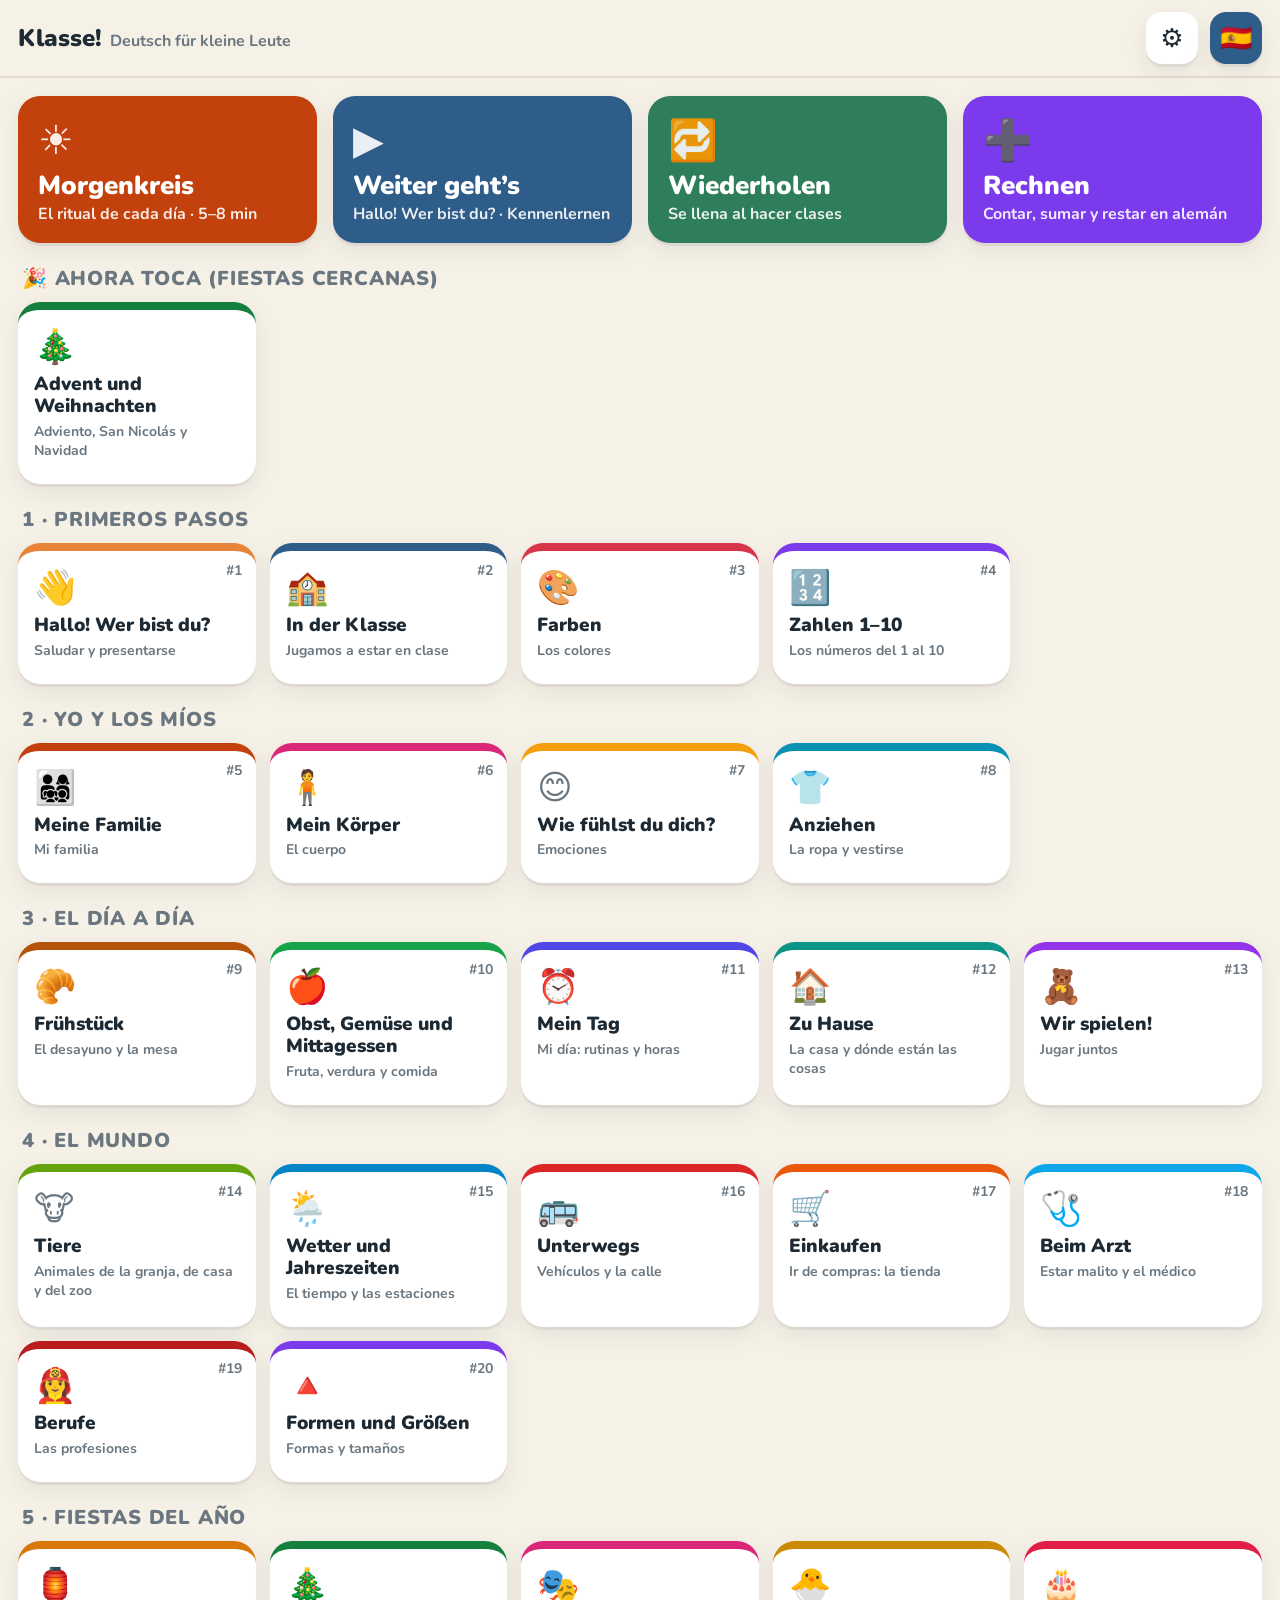
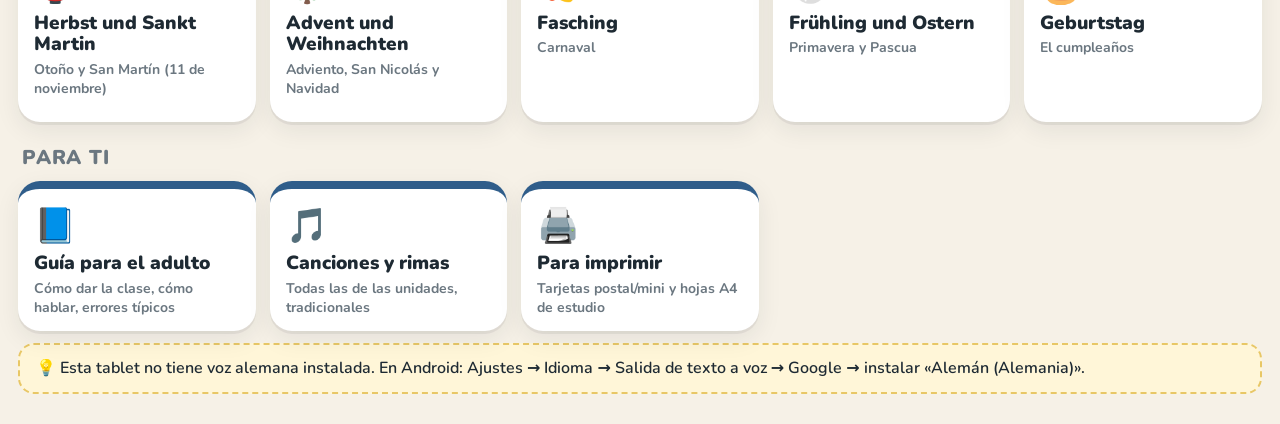
<file: index.html>
<!doctype html>
<html lang="de">
<head>
  <meta charset="utf-8">
  <meta name="viewport" content="width=device-width, initial-scale=1, viewport-fit=cover">
  <meta name="theme-color" content="#2F5D8A">
  <meta name="mobile-web-app-capable" content="yes">
  <title>Klasse!</title>
  <link rel="manifest" href="manifest.webmanifest">
  <link rel="icon" href="icons/icon.svg" type="image/svg+xml">
  <link rel="preconnect" href="https://fonts.googleapis.com">
  <link rel="stylesheet" href="https://fonts.googleapis.com/css2?family=Nunito:wght@500;700;800;900&display=swap">
  <link rel="stylesheet" href="css/style.css">
</head>
<body>
  <div id="app"></div>
  <script type="module" src="js/app.js"></script>
</body>
</html>
</file>
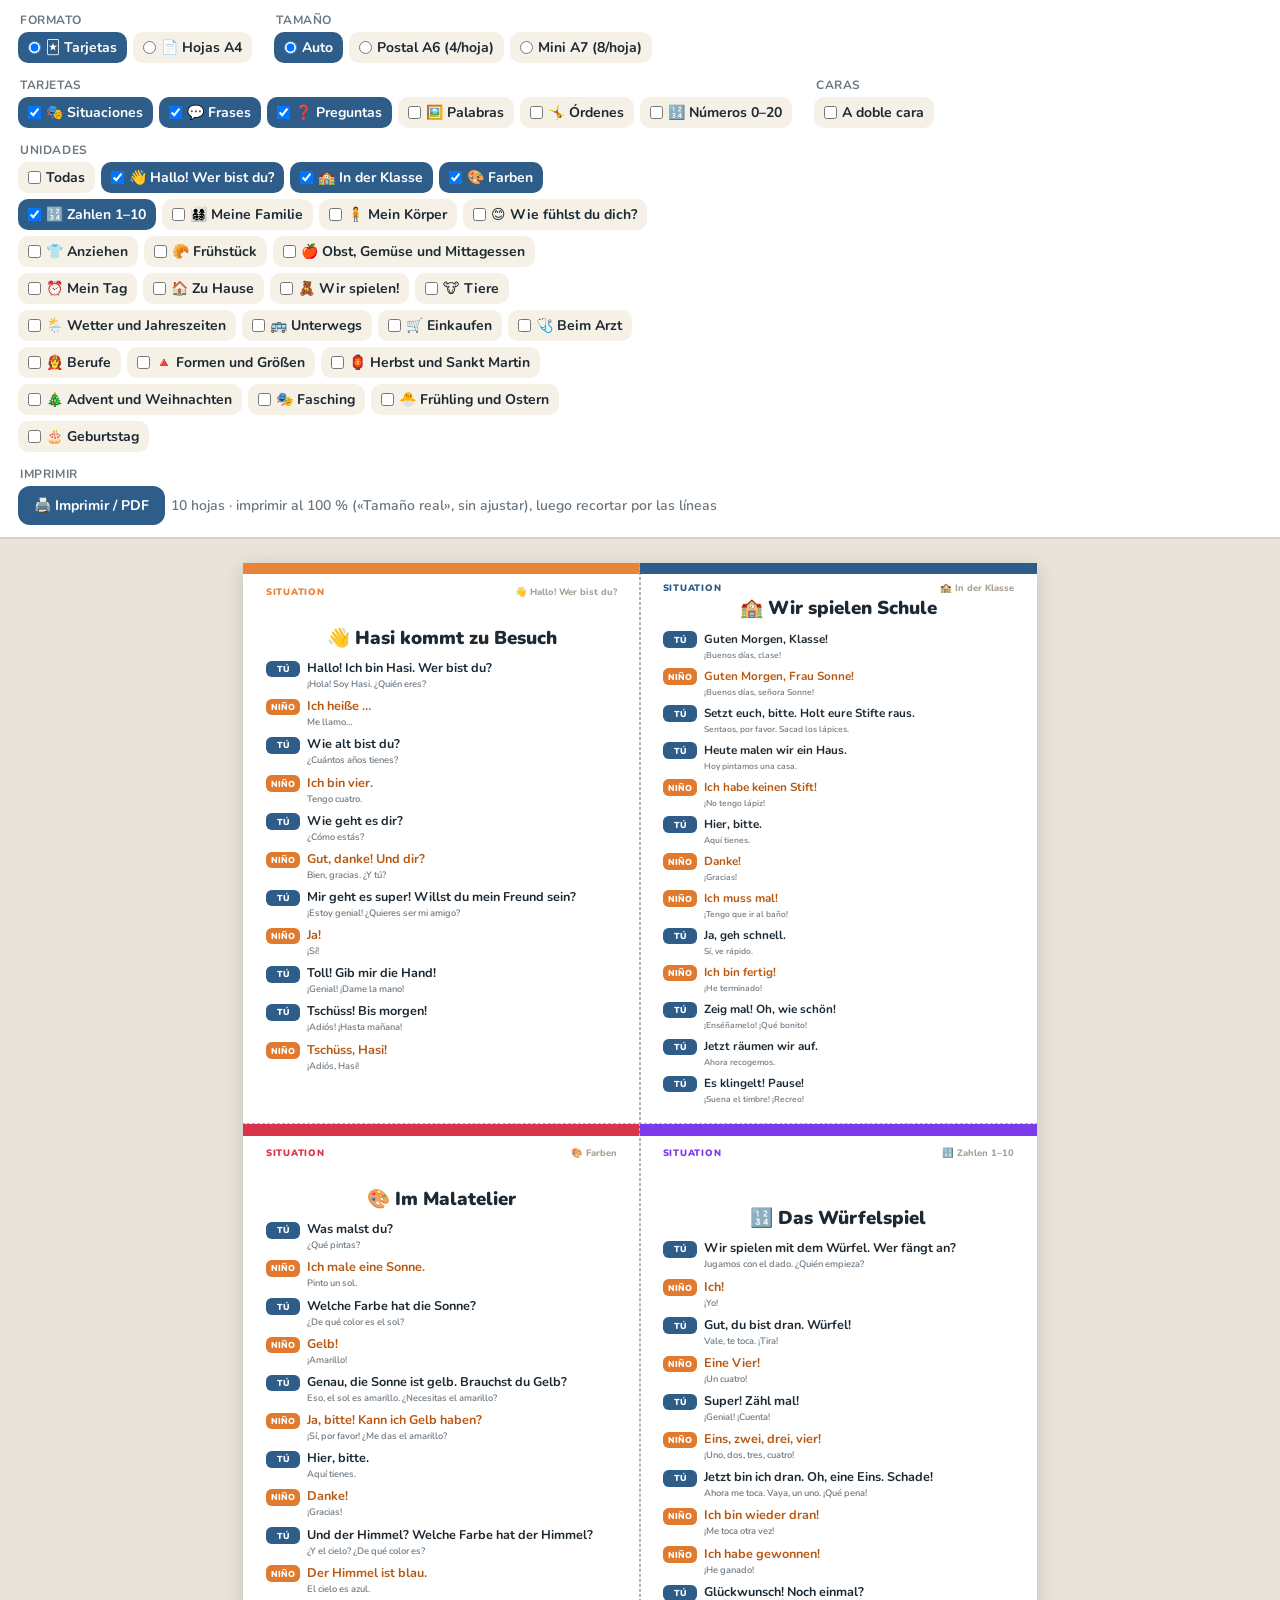
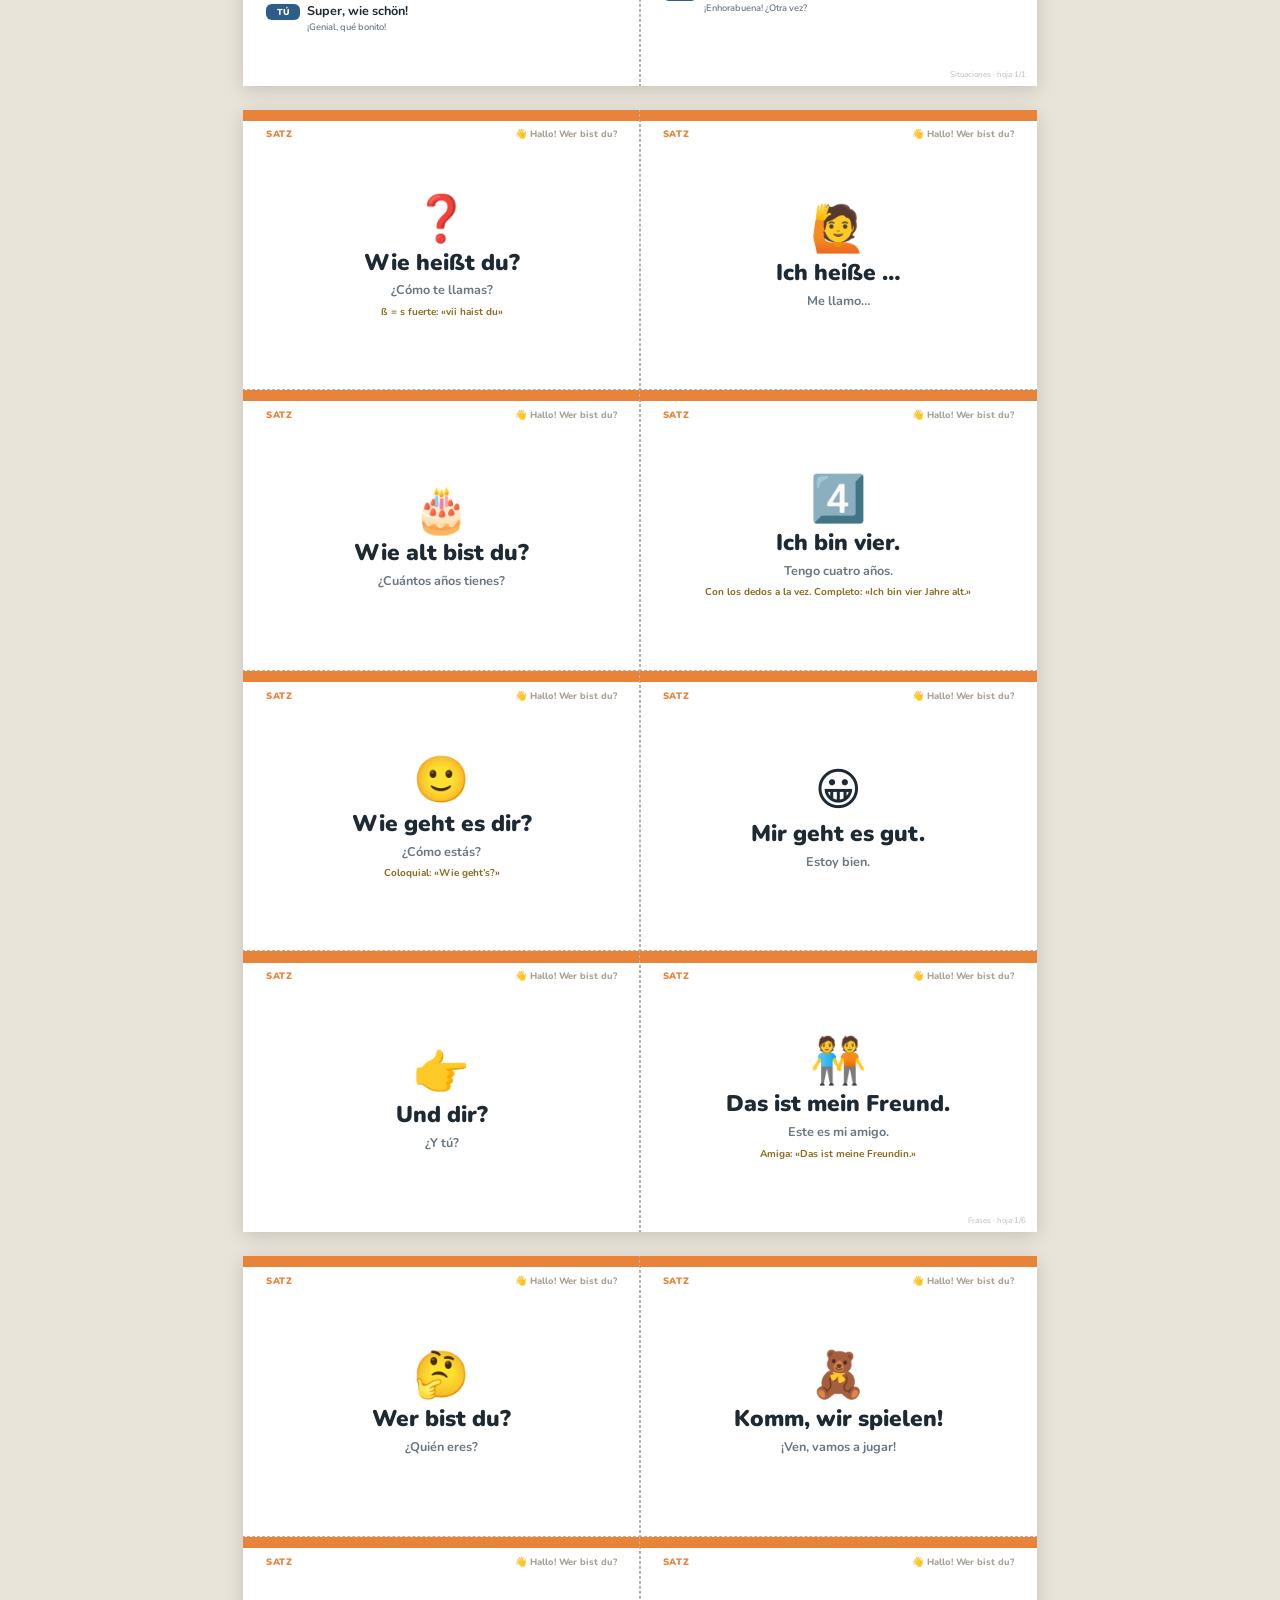
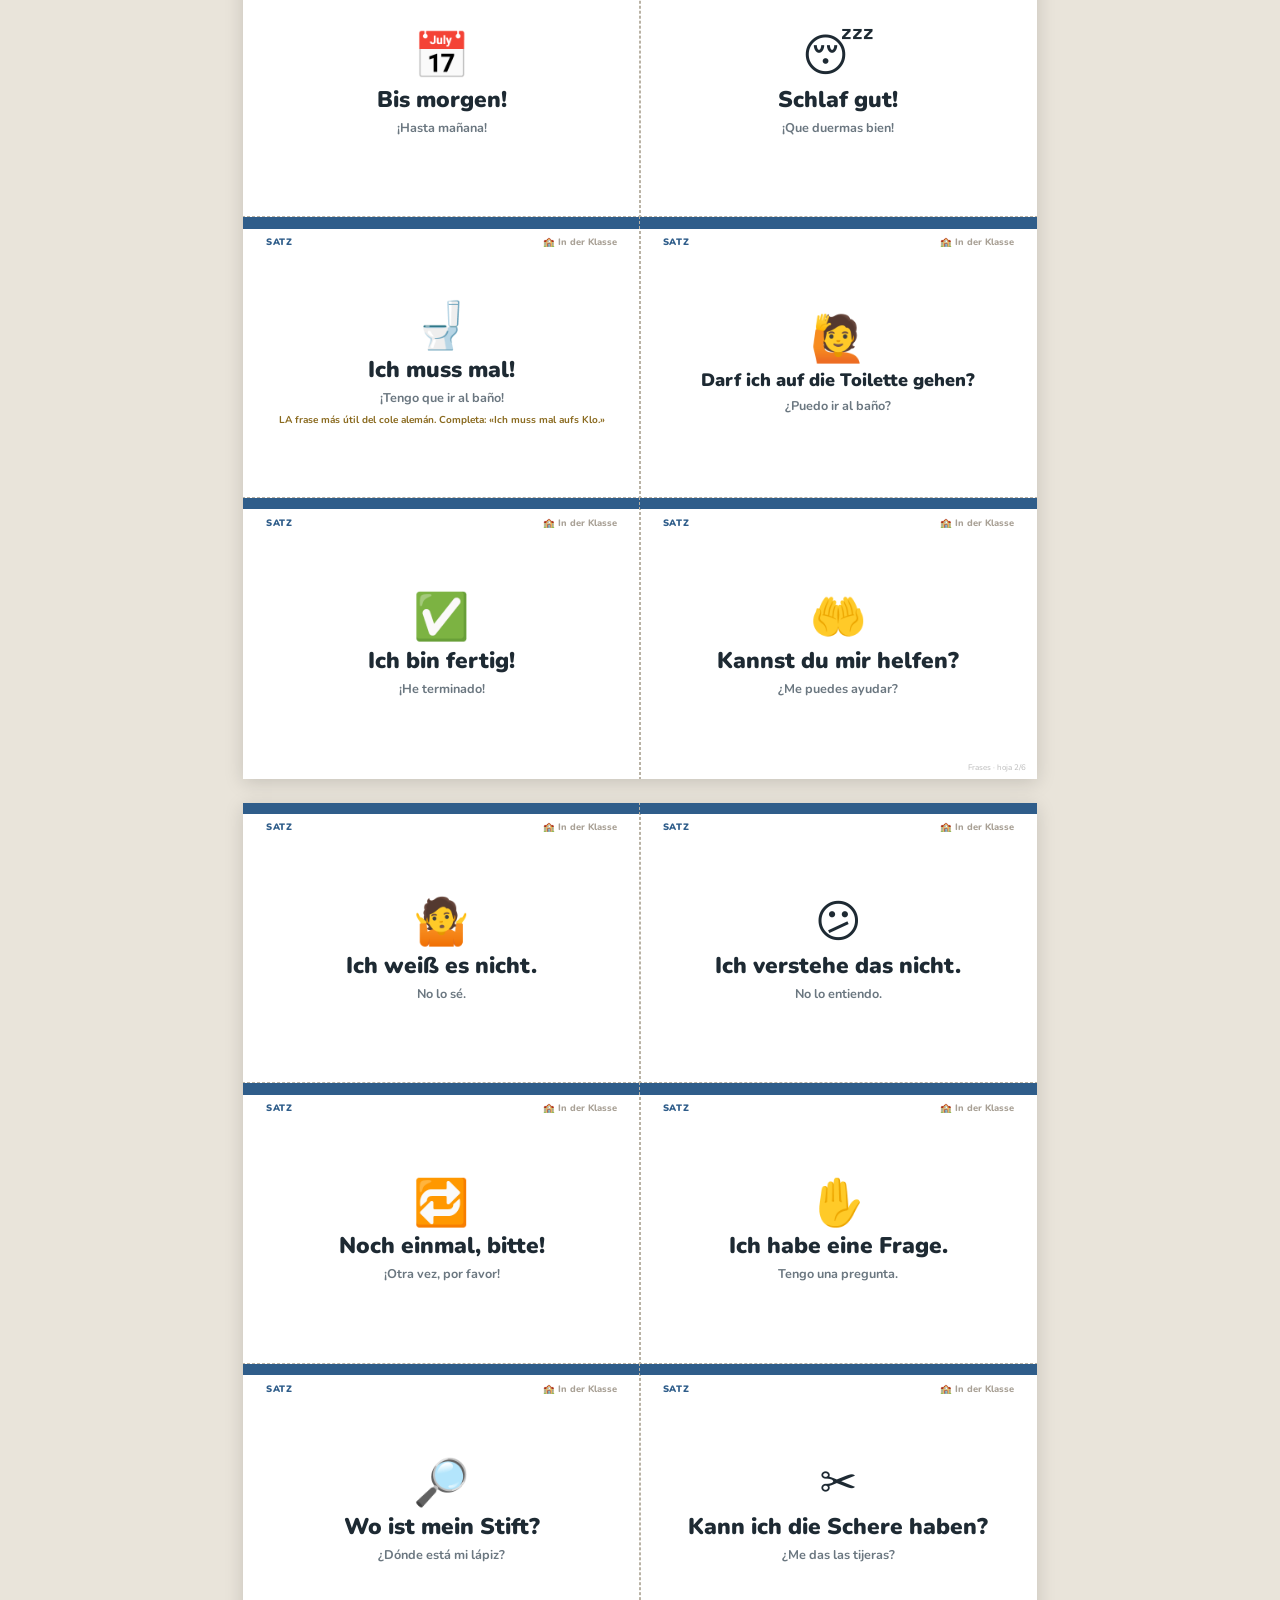
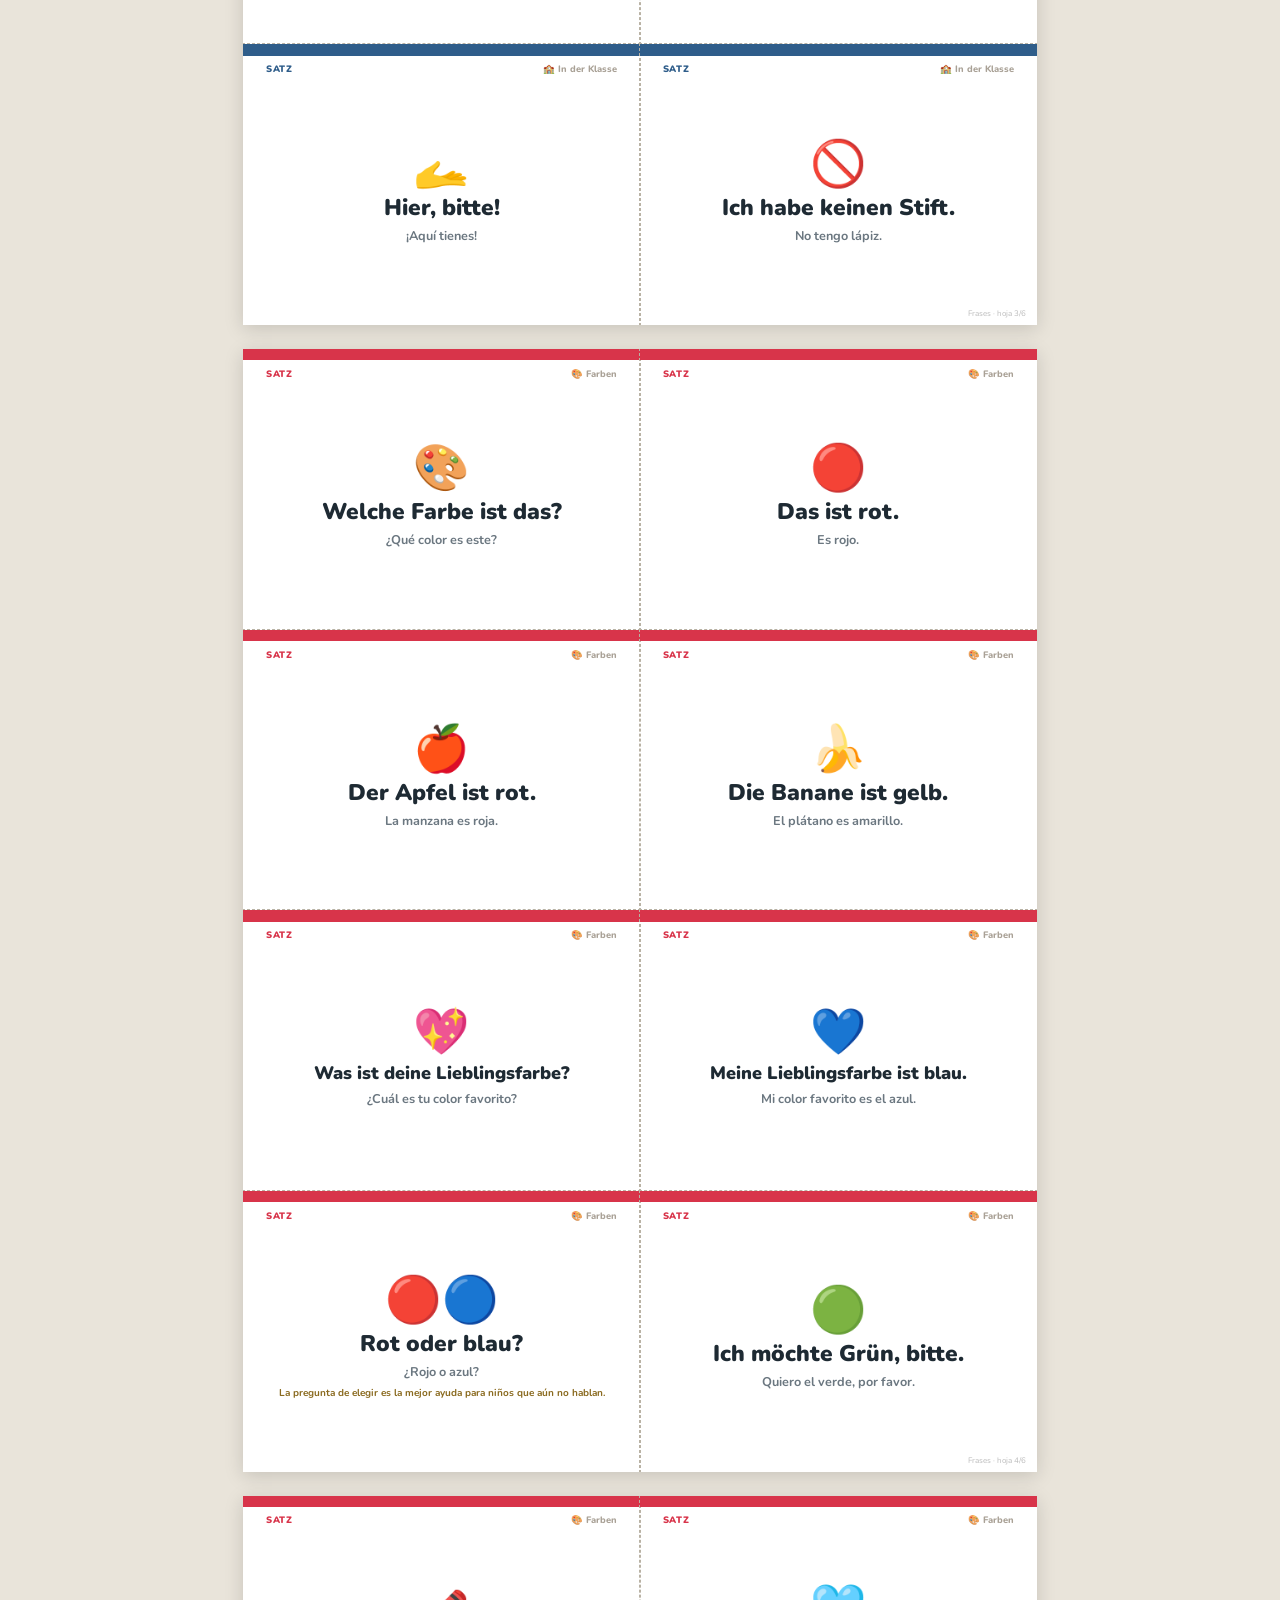
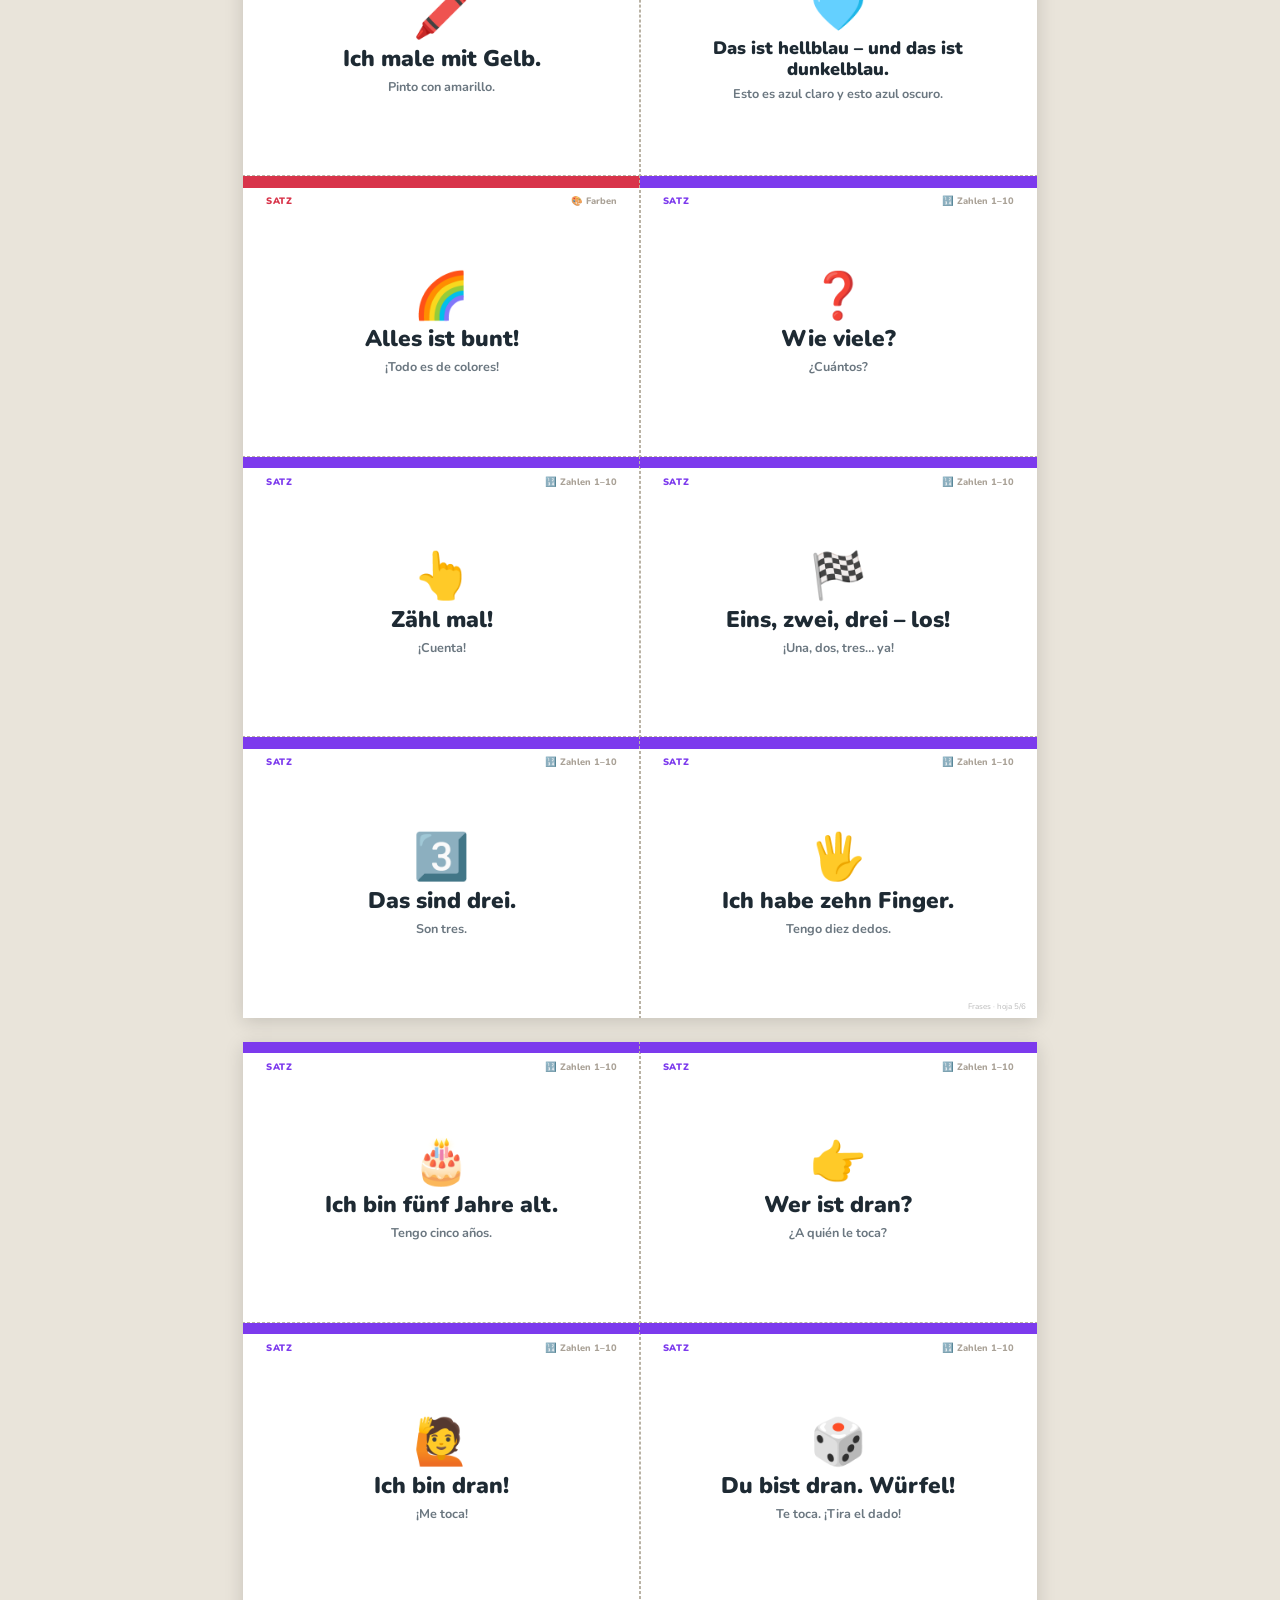
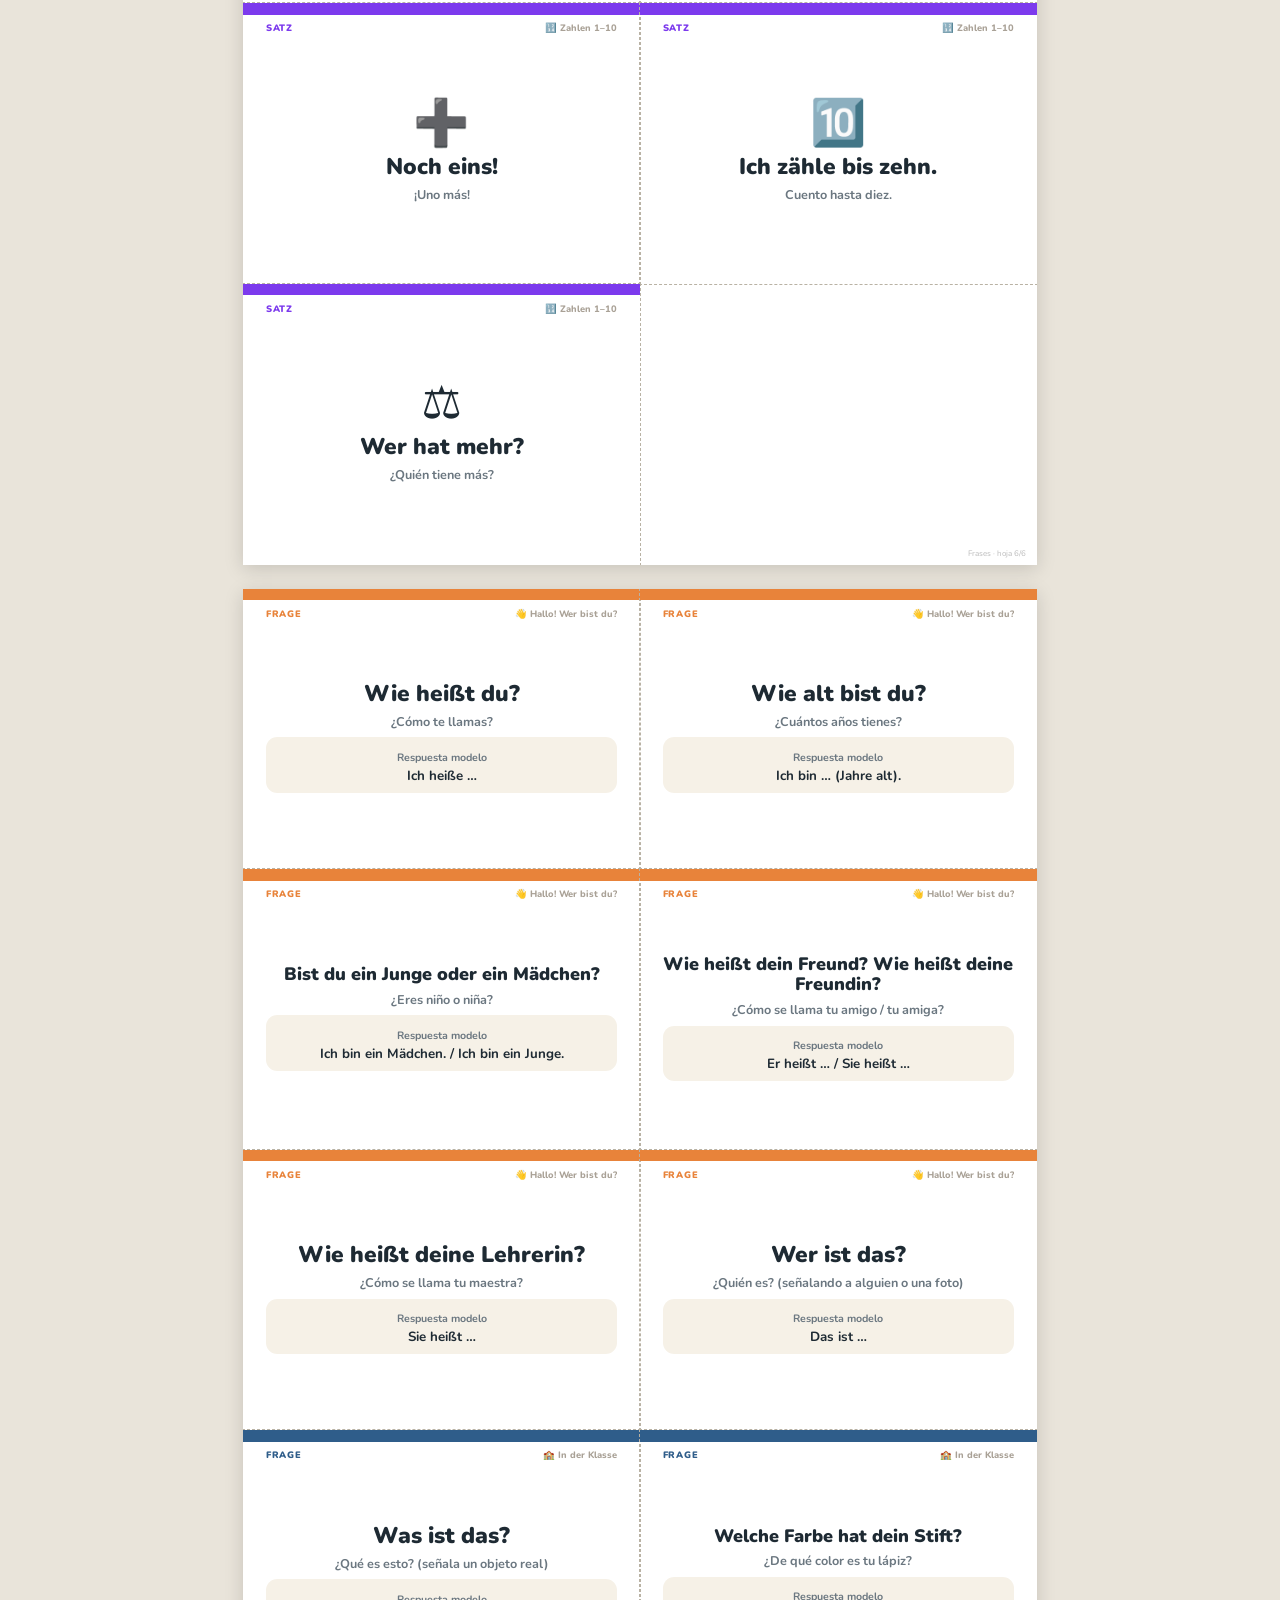
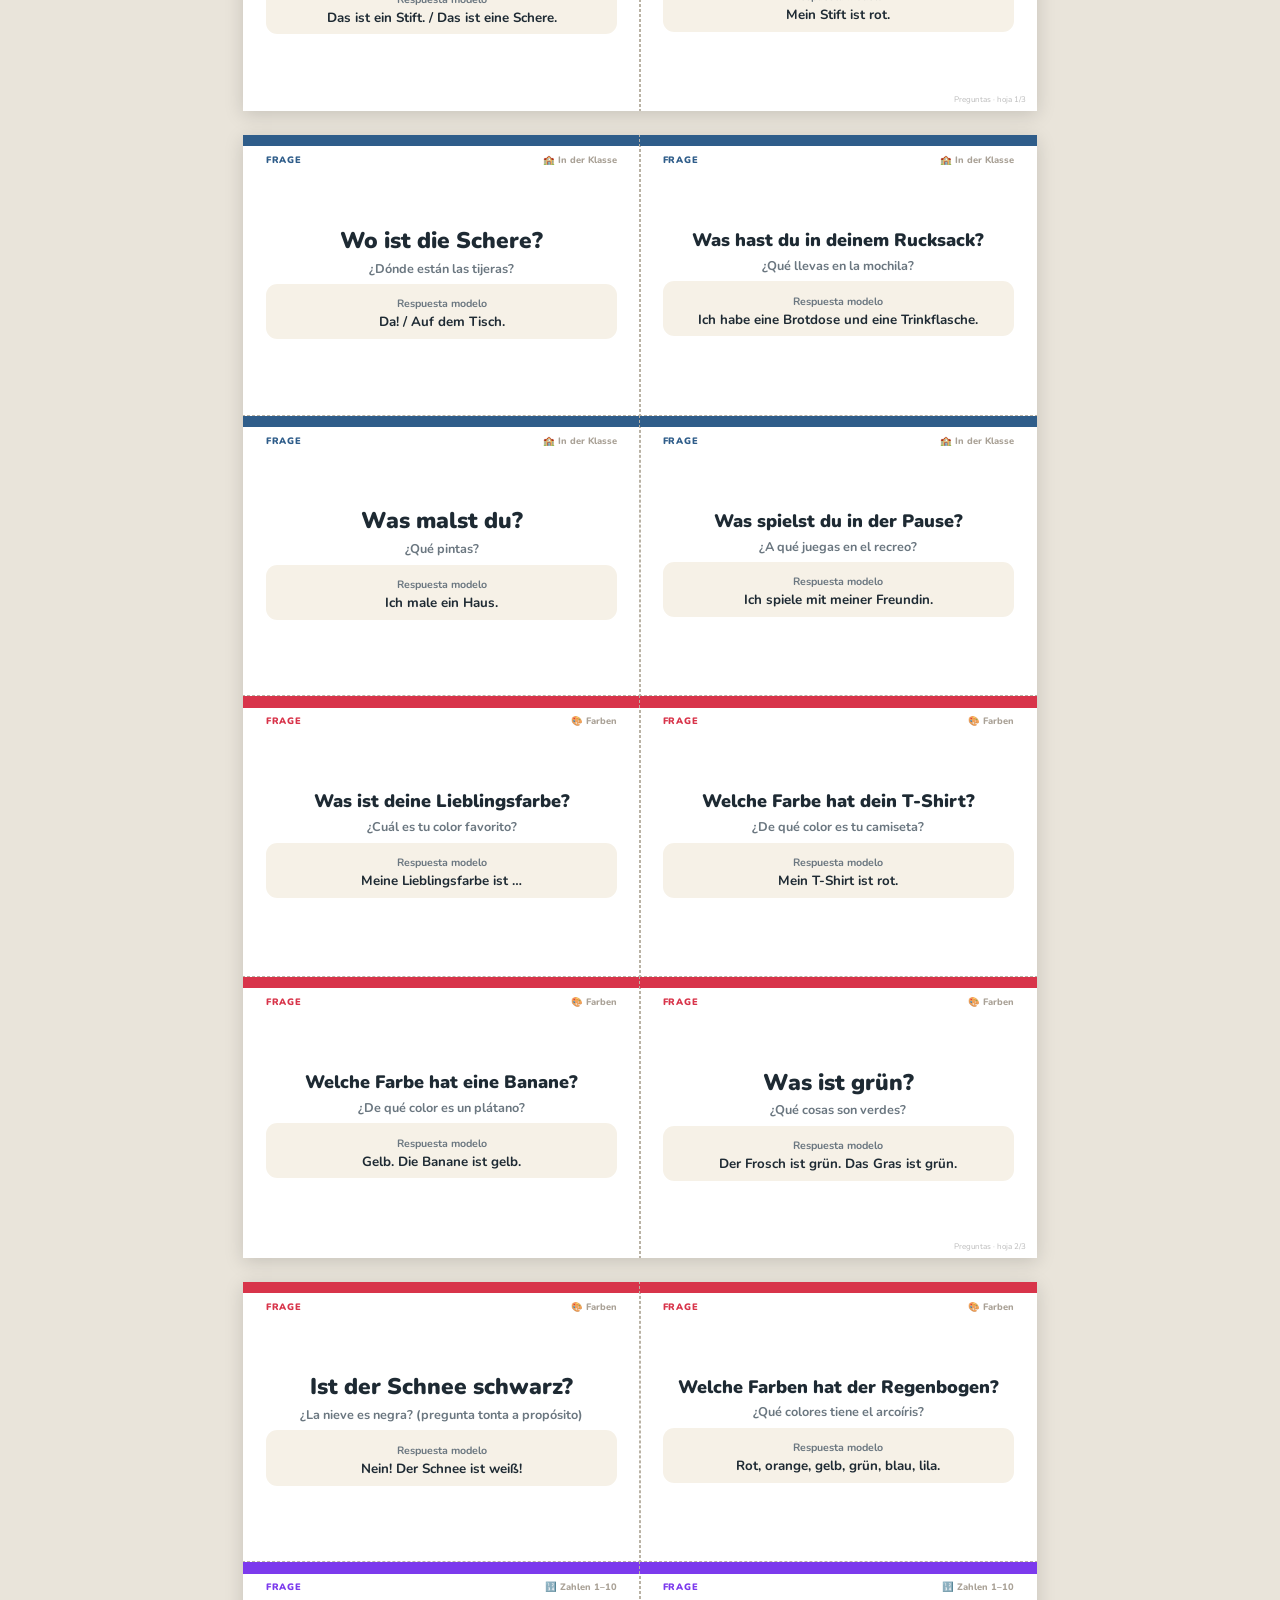
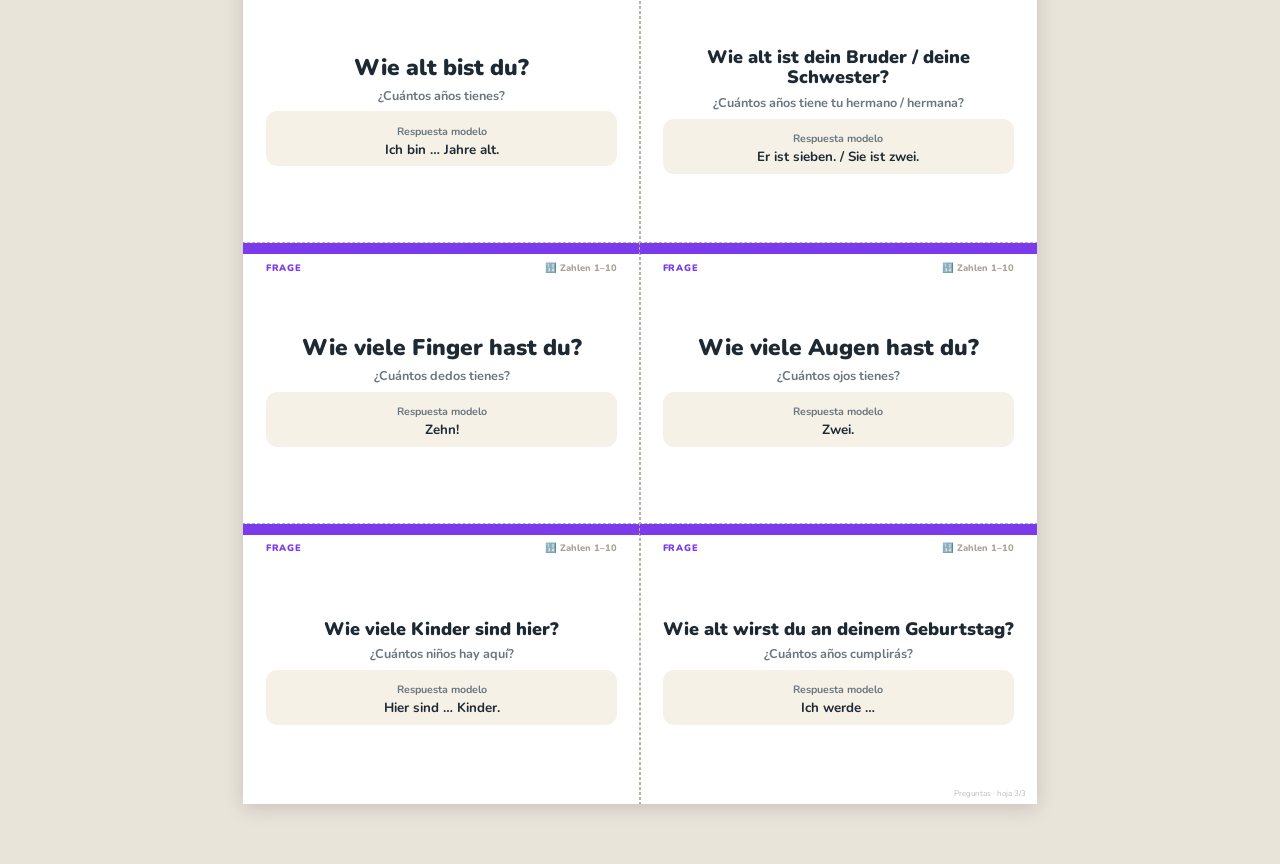
<file: imprimir.html>
<!doctype html>
<html lang="es">
<head>
  <meta charset="utf-8">
  <meta name="viewport" content="width=device-width, initial-scale=1">
  <title>Klasse! – Para imprimir</title>
  <link rel="icon" href="icons/icon.svg" type="image/svg+xml">
  <link rel="preconnect" href="https://fonts.googleapis.com">
  <link rel="stylesheet" href="https://fonts.googleapis.com/css2?family=Nunito:wght@500;700;800;900&display=swap">
  <link rel="stylesheet" href="css/print.css">
  <style id="page-rule"></style>
</head>
<body>
  <aside id="controls" class="no-print"></aside>
  <div id="pages"></div>
  <script type="module" src="js/print.js"></script>
</body>
</html>
</file>
<file: css/style.css>
:root {
  --paper: #F6F1E7;
  --card: #FFFFFF;
  --ink: #1E2A33;
  --muted: #6B7780;
  --line: #E4DCCB;
  --board: #234B3C;
  --accent: #2F5D8A;
  --sun: #FFC93C;
  --der: #2A6FDB;   /* masculino: azul */
  --die: #D8344A;   /* femenino: rojo */
  --das: #2E9E5B;   /* neutro: verde */
  --pl: #8A56C9;    /* plural: morado */
  --ok: #2E9E5B;
  --radius: 22px;
  --shadow: 0 3px 0 rgba(0,0,0,.06), 0 8px 24px rgba(30,42,51,.08);
}
* { box-sizing: border-box; -webkit-tap-highlight-color: transparent; }
html, body { margin: 0; height: 100%; background: var(--paper); color: var(--ink);
  font-family: Nunito, system-ui, sans-serif; font-weight: 700; overscroll-behavior: none; }
body { -webkit-user-select: none; user-select: none; }
button { font: inherit; color: inherit; border: 0; background: none; cursor: pointer; }
#app { min-height: 100%; display: flex; flex-direction: column; }

/* ---------- barra superior ---------- */
.top { display: flex; align-items: center; gap: 12px; padding: 12px 18px; position: sticky; top: 0; z-index: 5;
  background: var(--paper); border-bottom: 2px solid var(--line); }
.top h1 { font-size: 24px; margin: 0; font-weight: 900; flex: 1; white-space: nowrap; overflow: hidden; text-overflow: ellipsis; }
.top h1 small { font-weight: 700; color: var(--muted); font-size: 16px; margin-left: 8px; }
.icon-btn { width: 52px; height: 52px; border-radius: 16px; background: var(--card); box-shadow: var(--shadow);
  font-size: 26px; display: grid; place-items: center; flex: none; }
.icon-btn.on { background: var(--accent); color: #fff; }
.pill { padding: 10px 16px; border-radius: 999px; background: var(--card); box-shadow: var(--shadow); font-size: 16px; }
.pill.on { background: var(--accent); color: #fff; }
.dots { display: flex; gap: 6px; }
.dots i { width: 12px; height: 12px; border-radius: 50%; background: var(--line); }
.dots i.done { background: var(--ok); }
.dots i.now { background: var(--accent); transform: scale(1.3); }

main { flex: 1; padding: 18px; max-width: 1280px; width: 100%; margin: 0 auto; }

/* ---------- inicio ---------- */
.hero { display: flex; gap: 16px; align-items: stretch; margin-bottom: 18px; flex-wrap: wrap; }
.big-tile { flex: 1 1 220px; min-height: 120px; border-radius: var(--radius); padding: 18px 20px; color: #fff;
  box-shadow: var(--shadow); display: flex; flex-direction: column; justify-content: space-between; text-align: left; }
.big-tile b { font-size: 26px; font-weight: 900; }
.big-tile span { opacity: .9; font-size: 16px; }
.big-tile .e { font-size: 40px; }
.section-title { font-size: 20px; font-weight: 900; margin: 22px 4px 10px; color: var(--muted); text-transform: uppercase; letter-spacing: .04em; }
.grid { display: grid; grid-template-columns: repeat(auto-fill, minmax(210px, 1fr)); gap: 14px; }
.unit { background: var(--card); border-radius: var(--radius); padding: 14px 16px; box-shadow: var(--shadow); text-align: left;
  display: flex; flex-direction: column; gap: 4px; min-height: 132px; border-top: 8px solid var(--c, var(--accent)); position: relative; }
.unit .e { font-size: 34px; }
.unit b { font-size: 19px; font-weight: 900; line-height: 1.15; }
.unit span { color: var(--muted); font-size: 14px; }
.unit .n { position: absolute; top: 10px; right: 14px; color: var(--muted); font-size: 14px; }
.unit .prog { display: flex; gap: 4px; margin-top: auto; }
.unit .prog i { flex: 1; height: 6px; border-radius: 3px; background: var(--line); }
.unit .prog i.done { background: var(--ok); }

/* ---------- unidad ---------- */
.unit-head { display: flex; gap: 18px; align-items: center; background: var(--card); border-radius: var(--radius); padding: 18px 22px;
  box-shadow: var(--shadow); border-left: 10px solid var(--c); margin-bottom: 16px; }
.unit-head .e { font-size: 60px; }
.unit-head p { margin: 4px 0 0; color: var(--muted); font-weight: 600; font-size: 17px; }
.lessons { display: grid; grid-template-columns: repeat(auto-fit, minmax(260px, 1fr)); gap: 14px; }
.lesson { background: var(--card); border-radius: var(--radius); padding: 16px 18px; box-shadow: var(--shadow); text-align: left; }
.lesson h3 { margin: 0 0 6px; font-size: 21px; font-weight: 900; }
.lesson ol { margin: 6px 0 0; padding-left: 22px; color: var(--muted); font-size: 15px; font-weight: 600; }
.lesson .meta { display: flex; justify-content: space-between; color: var(--muted); font-size: 14px; }
.lesson.done h3::after { content: ' ✓'; color: var(--ok); }
.panel { background: var(--card); border-radius: var(--radius); padding: 16px 20px; box-shadow: var(--shadow); margin-top: 16px; }
.panel h3 { margin: 0 0 8px; font-size: 18px; font-weight: 900; }
.panel p, .panel li { font-weight: 600; font-size: 16px; line-height: 1.45; }
.chips { display: flex; flex-wrap: wrap; gap: 8px; }
.chip { padding: 8px 12px; border-radius: 12px; background: var(--paper); font-size: 16px; }

/* ---------- reproductor de pasos ---------- */
.step-head { display: flex; align-items: center; gap: 12px; margin-bottom: 12px; }
.step-head .kind { font-size: 15px; color: #fff; background: var(--c, var(--accent)); padding: 6px 12px; border-radius: 999px; }
.step-head h2 { margin: 0; font-size: 26px; font-weight: 900; flex: 1; }
.step-head .min { color: var(--muted); font-size: 15px; }
.tip { background: #FFF6D8; border: 2px dashed #E8C766; border-radius: 16px; padding: 12px 16px; font-weight: 600; font-size: 16px;
  line-height: 1.45; margin: 12px 0; }
.tip::before { content: '💡 '; }
.tip.say::before { content: '🗣️ '; }
.nav { display: flex; gap: 12px; justify-content: space-between; margin-top: 16px; position: sticky; bottom: 0; padding: 12px 0;
  background: linear-gradient(transparent, var(--paper) 30%); }
.btn { padding: 16px 26px; border-radius: 18px; background: var(--card); box-shadow: var(--shadow); font-size: 20px; font-weight: 900; }
.btn.primary { background: var(--accent); color: #fff; }
.btn.ok { background: var(--ok); color: #fff; }
.btn.ghost { box-shadow: none; background: transparent; color: var(--muted); }

/* tarjeta grande de palabra / frase */
.stage { display: grid; grid-template-columns: minmax(240px, 38%) 1fr; gap: 20px; align-items: center; background: var(--card);
  border-radius: 28px; box-shadow: var(--shadow); padding: 20px; }
.pic { width: 100%; max-width: min(100%, 44vh); margin: 0 auto; aspect-ratio: 1; border-radius: 22px; background: var(--paper); display: grid; place-items: center; font-size: min(150px, 22vh); overflow: hidden; }
.pic img { width: 100%; height: 100%; object-fit: contain; }
.de { font-size: 56px; font-weight: 900; line-height: 1.1; }
.de.long { font-size: 40px; }
.de .art { font-weight: 900; }
.der { color: var(--der); } .die { color: var(--die); } .das { color: var(--das); } .pl { color: var(--pl); }
.plural { font-size: 22px; color: var(--muted); margin-top: 8px; }
.plural b { color: var(--pl); }
.es { font-size: 22px; color: var(--muted); font-weight: 600; margin-top: 10px; }
.hide-es .es, .hide-es .es-inline { visibility: hidden; }
.pron { font-size: 18px; color: var(--accent); font-weight: 700; margin-top: 8px; }
.actions { display: flex; gap: 12px; margin-top: 18px; flex-wrap: wrap; }
.act { height: 64px; min-width: 64px; padding: 0 18px; border-radius: 18px; background: var(--paper); font-size: 28px; display: flex;
  align-items: center; gap: 8px; }
.act small { font-size: 16px; font-weight: 800; }
.act.rec { background: #FFE3E3; }
.act.rec.live { background: var(--die); color: #fff; }
.counter { color: var(--muted); font-size: 16px; margin-left: auto; align-self: center; }

/* lista de líneas (ritual, diálogo, canción) */
.lines { display: flex; flex-direction: column; gap: 10px; }
.line { display: grid; grid-template-columns: 110px 1fr auto; gap: 12px; align-items: center; background: var(--card);
  border-radius: 18px; padding: 12px 16px; box-shadow: var(--shadow); text-align: left; }
.line.cur { outline: 4px solid var(--sun); }
.line .who { font-size: 14px; font-weight: 900; text-transform: uppercase; color: #fff; border-radius: 10px; padding: 6px 8px; text-align: center; }
.who.L { background: var(--accent); } .who.K { background: #E07A2E; } .who.A { background: var(--board); } .who.N { background: #8C8C8C; }
.line .t { font-size: 26px; font-weight: 900; line-height: 1.2; }
.line .es-inline { display: block; font-size: 16px; color: var(--muted); font-weight: 600; margin-top: 2px; }
.line .help { display: block; font-size: 15px; color: #9A6B00; font-weight: 700; margin-top: 4px; }
.line .say-btn { width: 54px; height: 54px; border-radius: 14px; background: var(--paper); font-size: 24px; }
.line.K .t { color: #B85A14; }

/* juegos */
.choices { display: grid; grid-template-columns: repeat(auto-fit, minmax(170px, 1fr)); gap: 16px; }
.choices.row { grid-template-columns: repeat(var(--n), minmax(0, 1fr)); }
.choice { aspect-ratio: 1; background: var(--card); border-radius: 24px; box-shadow: var(--shadow); font-size: 96px; display: grid;
  place-items: center; position: relative; overflow: hidden; transition: transform .15s, opacity .3s; }
.choice img { width: 88%; height: 88%; object-fit: contain; }
.choice.right { outline: 6px solid var(--ok); transform: scale(1.04); }
.choice.wrong { opacity: .35; }
.choice.gone { opacity: 0; pointer-events: none; }
.choice .lbl { position: absolute; bottom: 8px; left: 0; right: 0; font-size: 18px; text-align: center; }
.prompt { font-size: 40px; font-weight: 900; text-align: center; margin: 6px 0 16px; }
.prompt .es { font-size: 18px; margin-top: 2px; }
.reveal { text-align: center; }
.mark { display: flex; gap: 12px; justify-content: center; margin-top: 16px; }

/* números */
.dots-count { display: flex; flex-wrap: wrap; gap: 14px; justify-content: center; max-width: 760px; margin: 0 auto; }
.dots-count button { font-size: 64px; width: 96px; height: 96px; border-radius: 24px; background: var(--card); box-shadow: var(--shadow); position: relative; }
.dots-count button.on { background: #E7F6EC; }
.dots-count button .num { position: absolute; top: -10px; right: -6px; background: var(--accent); color: #fff; font-size: 18px;
  border-radius: 999px; padding: 2px 9px; }
.sum { font-size: 64px; font-weight: 900; text-align: center; display: flex; justify-content: center; align-items: center; gap: 20px; flex-wrap: wrap; }
.sum .group { display: flex; flex-wrap: wrap; gap: 6px; max-width: 260px; justify-content: center; font-size: 46px; }
.sum .group .x { opacity: .25; text-decoration: line-through; }
.numpad { display: grid; grid-template-columns: repeat(auto-fill, minmax(76px, 1fr)); gap: 10px; max-width: 900px; margin: 18px auto 0; }
.numpad button { height: 76px; border-radius: 18px; background: var(--card); box-shadow: var(--shadow); font-size: 34px; font-weight: 900; }
.numpad button.right { background: var(--ok); color: #fff; }
.numpad button.wrong { opacity: .3; }
.clock { width: 280px; height: 280px; margin: 0 auto; display: block; }

/* morgenkreis */
.mk-grid { display: grid; grid-template-columns: repeat(auto-fit, minmax(150px, 1fr)); gap: 12px; }
.mk-opt { background: var(--card); border-radius: 20px; box-shadow: var(--shadow); padding: 14px; text-align: center; }
.mk-opt .e { font-size: 56px; display: block; }
.mk-opt b { font-size: 20px; display: block; }
.mk-opt small { color: var(--muted); font-size: 14px; }
.mk-opt.on { outline: 5px solid var(--sun); }
.board { background: var(--board); color: #fff; border-radius: 26px; padding: 22px 26px; box-shadow: var(--shadow); border: 10px solid #A47A45; }
.board .t { font-size: 44px; font-weight: 900; }
.board .es { color: #CFE3D8; }

/* guía */
.guide { max-width: 900px; margin: 0 auto; }
.guide h2 { font-size: 26px; font-weight: 900; margin: 26px 0 8px; }
.guide p, .guide li { font-size: 18px; font-weight: 600; line-height: 1.55; }
.guide .ex { background: var(--card); border-radius: 14px; padding: 10px 14px; margin: 6px 0; box-shadow: var(--shadow); }
.guide .ex b { color: var(--accent); }

.toast { position: fixed; left: 50%; bottom: 30px; transform: translateX(-50%); background: var(--ink); color: #fff; padding: 12px 20px;
  border-radius: 14px; font-size: 18px; z-index: 50; animation: fade 2.4s forwards; }
@keyframes fade { 0%, 80% { opacity: 1; } 100% { opacity: 0; } }
@keyframes pop { 0% { transform: scale(.9); } 60% { transform: scale(1.06); } 100% { transform: scale(1); } }
.pop { animation: pop .35s; }

@media (max-width: 820px) {
  .choices.row { grid-template-columns: repeat(3, minmax(0, 1fr)); }
  .stage { grid-template-columns: 1fr; }
  .pic { max-width: 260px; margin: 0 auto; font-size: 110px; }
  .de { font-size: 42px; }
  .line { grid-template-columns: 80px 1fr auto; }
  .line .t { font-size: 21px; }
}
</file>
<file: css/print.css>
:root {
  --ink: #1E2A33; --muted: #6B7780; --line: #D9D2C3; --paper: #F6F1E7;
  --der: #2A6FDB; --die: #D8344A; --das: #2E9E5B; --pl: #8A56C9; --accent: #2F5D8A;
}
* { box-sizing: border-box; }
html, body { margin: 0; font-family: Nunito, system-ui, sans-serif; color: var(--ink); -webkit-print-color-adjust: exact; print-color-adjust: exact; }
body { background: #E9E4DA; }
.der { color: var(--der); } .die { color: var(--die); } .das { color: var(--das); } .pl { color: var(--pl); }

/* ---------- controles (solo en pantalla) ---------- */
#controls { background: #fff; border-bottom: 2px solid var(--line); padding: 12px 18px;
  display: flex; flex-wrap: wrap; gap: 14px 22px; align-items: flex-start; font-size: 14px; font-weight: 700; }
#controls fieldset { border: 0; margin: 0; padding: 0; display: flex; flex-wrap: wrap; gap: 6px; align-items: center; }
#controls legend { font-size: 12px; text-transform: uppercase; letter-spacing: .05em; color: var(--muted); margin-bottom: 4px; width: 100%; }
#controls label { display: inline-flex; gap: 5px; align-items: center; padding: 6px 10px; border-radius: 10px; background: var(--paper); cursor: pointer; }
#controls label:has(input:checked) { background: var(--accent); color: #fff; }
#controls input { margin: 0; }
#controls .units { max-width: 640px; }
#controls button { font: inherit; border: 0; border-radius: 12px; padding: 10px 16px; background: var(--accent); color: #fff; cursor: pointer; }
#controls button.ghost { background: var(--paper); color: var(--ink); }
#controls .info { color: var(--muted); font-weight: 600; align-self: center; }

/* ---------- hojas ---------- */
#pages { padding: 24px 0 60px; display: flex; flex-direction: column; align-items: center; gap: 24px; }
.sheet { width: 210mm; height: 297mm; background: #fff; box-shadow: 0 4px 18px rgba(0,0,0,.15); position: relative; overflow: hidden;
  display: grid; }
.sheet.a6 { grid-template-columns: repeat(2, 105mm); grid-template-rows: repeat(2, 148.5mm); }
.sheet.a7 { grid-template-columns: repeat(2, 105mm); grid-template-rows: repeat(4, 74.25mm); }
.sheet .tag { position: absolute; bottom: 1.5mm; right: 3mm; font-size: 6pt; color: #bbb; }

/* tarjeta: borde punteado = línea de corte */
.card { position: relative; outline: .25mm dashed #B9B2A4; outline-offset: -.125mm; padding: 6mm; display: flex; flex-direction: column;
  overflow: hidden; }
.card.empty { outline: none; }
.card .band { position: absolute; left: 0; right: 0; top: 0; height: 3mm; background: var(--c, var(--accent)); }
.card .kind { font-size: 7pt; font-weight: 900; text-transform: uppercase; letter-spacing: .08em; color: var(--c, var(--accent)); display: flex; justify-content: space-between; gap: 4mm; }
.card .kind span:last-child { color: #A9A196; font-weight: 800; letter-spacing: 0; text-transform: none; white-space: nowrap; overflow: hidden; text-overflow: ellipsis; }
.card .mid { flex: 1; display: flex; flex-direction: column; justify-content: center; align-items: center; text-align: center; gap: 2mm; min-height: 0; }
.card .emo { line-height: 1; }
.card .pic img { object-fit: contain; }
.card .de { font-weight: 900; line-height: 1.12; }
.card .es { color: var(--muted); font-weight: 700; line-height: 1.25; }
.card .note { color: #8A6A1F; font-weight: 700; font-size: 7.5pt; line-height: 1.3; }
.card .plural { font-size: 9pt; color: var(--muted); font-weight: 800; }
.card .plural b { color: var(--pl); }
.card .ans { background: #F6F1E7; border-radius: 3mm; padding: 2mm 3mm; width: 100%; }
.card .ans b { display: block; font-size: 10pt; }
.card .ans small { color: var(--muted); font-size: 8pt; font-weight: 700; }
.card .lines { width: 100%; text-align: left; display: flex; flex-direction: column; gap: 1.1mm; }
.card .ln { display: grid; grid-template-columns: 9mm 1fr; gap: 2mm; align-items: baseline; }
.card .ln .w { font-size: 6.5pt; font-weight: 900; color: #fff; border-radius: 1.5mm; text-align: center; padding: .6mm 0; }
.card .ln .w.L { background: var(--accent); } .card .ln .w.K { background: #E07A2E; }
.card .ln b { font-size: 9.5pt; line-height: 1.2; }
.card .ln.K b { color: #B85A14; }
.card .ln i { display: block; font-style: normal; font-size: 7pt; color: var(--muted); font-weight: 600; }
.card.dense { padding-top: 5mm; padding-bottom: 4mm; } .card.dense .ln b { font-size: 8.8pt; } .card.dense .ln i { font-size: 6.4pt; } .card.dense .lines { gap: .8mm; }
.card .setup { font-size: 8pt; color: var(--muted); font-weight: 600; line-height: 1.3; text-align: left; }
.card .back-hint { font-size: 6.5pt; color: #bbb; text-align: center; }
.card .num { font-weight: 900; color: var(--accent); line-height: 1; }
.card .dots { font-size: 12pt; letter-spacing: 1mm; color: var(--accent); }

/* tamaños de letra según formato */
.a6 .card .emo { font-size: 58pt; } .a6 .card .pic img { width: 62mm; height: 62mm; }
.a6 .card .de { font-size: 22pt; } .a6 .card .de.long { font-size: 16pt; } .a6 .card .es { font-size: 10.5pt; }
.a6 .card .num { font-size: 80pt; }
.a7 .card { padding: 5mm 6mm 4mm; }
.a7 .card .emo { font-size: 34pt; } .a7 .card .pic img { width: 32mm; height: 32mm; }
.a7 .card .de { font-size: 17pt; } .a7 .card .de.long { font-size: 13.5pt; } .a7 .card .es { font-size: 9.5pt; }
.a7 .card .num { font-size: 44pt; }
.a7 .card.wide .mid { flex-direction: row; gap: 5mm; text-align: left; justify-content: flex-start; }
.a7 .card.wide .mid > div { display: flex; flex-direction: column; gap: 1.5mm; }
.a7 .card.picbig .emo { font-size: 50pt; } .a7 .card.picbig .pic img { width: 50mm; height: 50mm; }

/* ---------- hoja A4 de estudio ---------- */
.a4doc { width: 210mm; background: #fff; box-shadow: 0 4px 18px rgba(0,0,0,.15); padding: 12mm 13mm; }
.unitsheet + .unitsheet { break-before: page; margin-top: 14mm; padding-top: 14mm; border-top: 2px dashed var(--line); }
.unitsheet header { display: flex; align-items: center; gap: 5mm; border-bottom: 1.2mm solid var(--c); padding-bottom: 3mm; margin-bottom: 4mm; }
.unitsheet header .e { font-size: 32pt; }
.unitsheet header h1 { margin: 0; font-size: 22pt; font-weight: 900; }
.unitsheet header p { margin: 1mm 0 0; color: var(--muted); font-size: 10pt; font-weight: 700; }
.unitsheet h2 { font-size: 11pt; text-transform: uppercase; letter-spacing: .06em; color: var(--c); margin: 5mm 0 2mm; font-weight: 900; break-after: avoid; }
.unitsheet .goal { font-size: 9.5pt; font-weight: 600; line-height: 1.4; margin: 0; }
.wgrid { display: grid; grid-template-columns: repeat(4, 1fr); gap: 2mm; }
.wcell { border: .3mm solid var(--line); border-radius: 2.5mm; padding: 2mm; display: grid; grid-template-columns: 9mm 1fr; gap: 1.5mm; align-items: center; break-inside: avoid; }
.wcell .e { font-size: 17pt; text-align: center; }
.wcell b { font-size: 10pt; line-height: 1.1; display: block; }
.wcell small { font-size: 7.5pt; color: var(--muted); font-weight: 700; display: block; line-height: 1.2; }
.wcell small.p { color: var(--pl); }
.two { display: grid; grid-template-columns: 1fr 1fr; gap: 6mm; }
.slist { margin: 0; padding: 0; list-style: none; display: flex; flex-direction: column; gap: 1.5mm; }
.slist li { font-size: 10pt; font-weight: 800; break-inside: avoid; }
.slist li span { display: block; font-size: 8pt; color: var(--muted); font-weight: 600; }
.script { display: flex; flex-direction: column; gap: 1.3mm; }
.script .ln { display: grid; grid-template-columns: 13mm 1fr; gap: 2mm; align-items: baseline; font-size: 10pt; break-inside: avoid; }
.script .w { font-size: 7pt; font-weight: 900; color: #fff; border-radius: 1.5mm; text-align: center; padding: .6mm 0; }
.script .w.L { background: var(--accent); } .script .w.K { background: #E07A2E; }
.script b { font-weight: 800; } .script .K b { color: #B85A14; }
.script i { font-style: normal; color: var(--muted); font-size: 8pt; font-weight: 600; margin-left: 2mm; }
.script em { display: block; font-style: normal; color: #9A6B00; font-size: 8pt; font-weight: 700; }
.box { background: #FFF6D8; border: .3mm dashed #E8C766; border-radius: 2.5mm; padding: 2.5mm 3.5mm; font-size: 9pt; font-weight: 600; line-height: 1.4; break-inside: avoid; }
.box ul { margin: 1mm 0 0; padding-left: 4.5mm; }
.footer-legend { font-size: 8pt; color: var(--muted); margin-top: 5mm; font-weight: 700; }

/* ---------- impresión ---------- */
@media print {
  body { background: #fff; }
  .no-print { display: none !important; }
  #pages { padding: 0; gap: 0; display: block; }
  .sheet { box-shadow: none; break-after: page; margin: 0; }
  .sheet:last-child { break-after: auto; }
  .a4doc { box-shadow: none; width: auto; padding: 0; }
  .unitsheet + .unitsheet { margin-top: 0; padding-top: 0; border-top: 0; }
}
@media screen and (max-width: 900px) {
  #pages { zoom: .5; }
}
</file>
